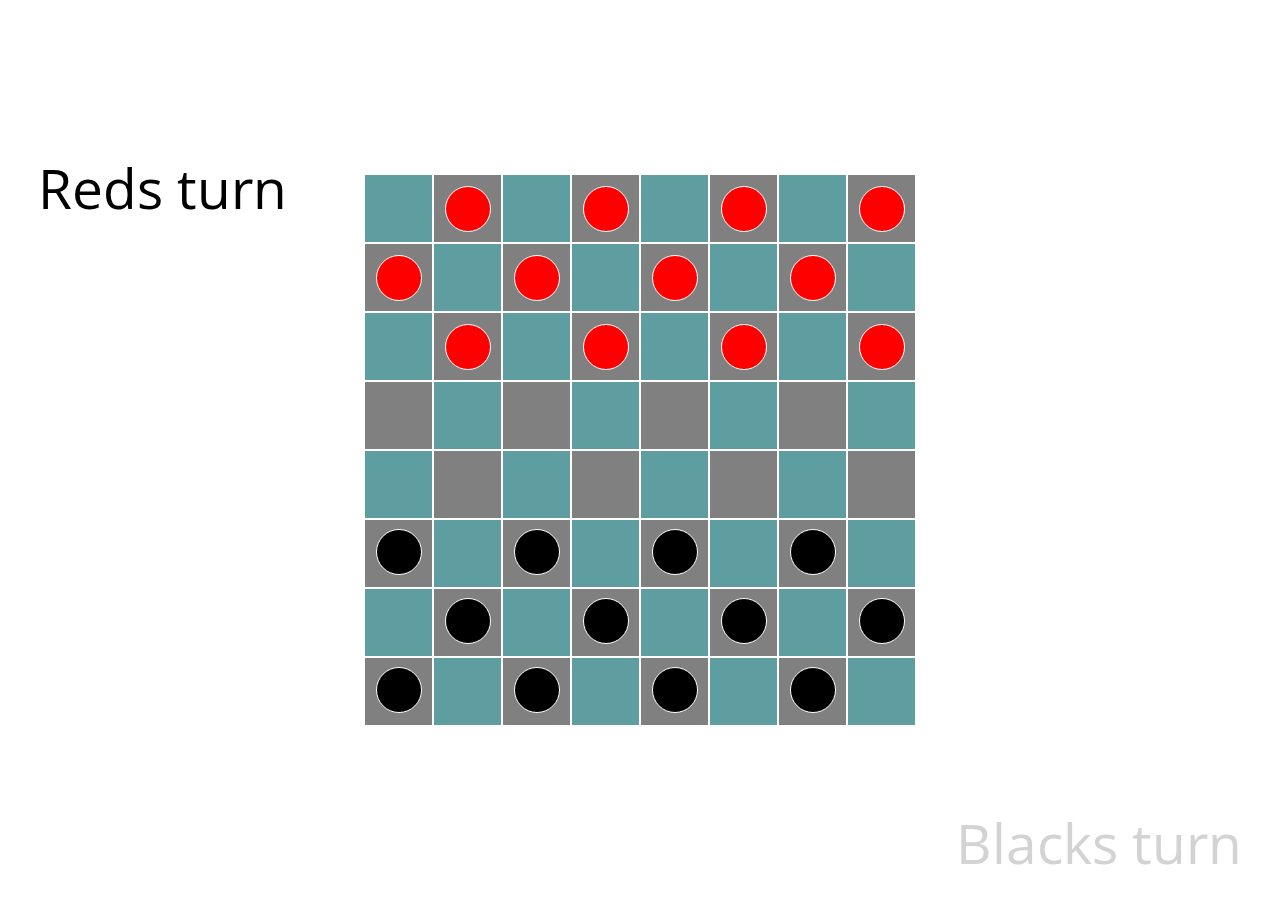
<file: index.html>
<!DOCTYPE html>
<html lang="en">
<head>
    <meta charset="UTF-8">
    <meta name="viewport" content="width=device-width, initial-scale=1.0">
    <meta http-equiv="X-UA-Compatible" content="ie=edge">
    <link href="https://fonts.googleapis.com/css?family=Montserrat" rel="stylesheet">
    <link href="https://fonts.googleapis.com/css?family=Open+Sans" rel="stylesheet">
    <link rel="stylesheet" type="text/css" href="src/style.css"/>
    <script defer src="src/script.js"></script>
    <title>Game</title>
</head>
<body>
<main>

    <div class="red-turn-text mobile">
        Reds turn
    </div>


    <!-- create table -->
    <table>

        <tr>
            <td class="noPieceHere"></td>
            <td><p class="redPiece" id="0"></p></td>
            <td class="noPieceHere"></td>
            <td><p class="redPiece" id="1"></p></td>
            <td class="noPieceHere"></td>
            <td><p class="redPiece" id="2"></p></td>
            <td class="noPieceHere"></td>
            <td><p class="redPiece" id="3"></p></td>
        </tr>

        <tr>
            <td><p class="redPiece" id="4"></p></td>
            <td class="noPieceHere"></td>
            <td><p class="redPiece" id="5"></p></td>
            <td class="noPieceHere"></td>
            <td><p class="redPiece" id="6"></p></td>
            <td class="noPieceHere"></td>
            <td><p class="redPiece" id="7"></p></td>
            <td class="noPieceHere"></td>
        </tr>

        <tr>
            <td class="noPieceHere"></td>
            <td><p class="redPiece" id="8"></p></td>
            <td class="noPieceHere"></td>
            <td><p class="redPiece" id="9"></p></td>
            <td class="noPieceHere"></td>
            <td><p class="redPiece" id="10"></p></td>
            <td class="noPieceHere"></td>
            <td><p class="redPiece" id="11"></p></td>
        </tr>

        <tr>
            <td></td>
            <td class="noPieceHere"></td>
            <td></td>
            <td class="noPieceHere"></td>
            <td></td>
            <td class="noPieceHere"></td>
            <td></td>
            <td class="noPieceHere"></td>
        </tr>

        <tr>
            <td class="noPieceHere"></td>
            <td></td>
            <td class="noPieceHere"></td>
            <td></td>
            <td class="noPieceHere"></td>
            <td></td>
            <td class="noPieceHere"></td>
            <td></td>
        </tr>

        <tr>
            <td><span class="blackPiece" id="12"></span></td>
            <td class="noPieceHere"></td>
            <td><span class="blackPiece" id="13"></span></td>
            <td class="noPieceHere"></td>
            <td><span class="blackPiece" id="14"></span></td>
            <td class="noPieceHere"></td>
            <td><span class="blackPiece" id="15"></span></td>
            <td class="noPieceHere"></td>
        </tr>

        <tr>
            <td class="noPieceHere"></td>
            <td><span class="blackPiece" id="16"></span></td>
            <td class="noPieceHere"></td>
            <td><span class="blackPiece" id="17"></span></td>
            <td class="noPieceHere"></td>
            <td><span class="blackPiece" id="18"></span></td>
            <td class="noPieceHere"></td>
            <td><span class="blackPiece" id="19"></span></td>
        </tr>

        <tr>
            <td><span class="blackPiece" id="20"></span></td>
            <td class="noPieceHere"></td>
            <td><span class="blackPiece" id="21"></span></td>
            <td class="noPieceHere"></td>
            <td><span class="blackPiece" id="22"></span></td>
            <td class="noPieceHere"></td>
            <td><span class="blackPiece" id="23"></span></td>
            <td class="noPieceHere"></td>
        </tr>

    </table>

    <div class="desktop">
        <div class="red-turn-text">
            Reds turn
        </div>
        <p id="divider"></p>
        <div class="black-turn-text">
            Blacks turn
        </div>
    </div>
    <div class="black-turn-text mobile">
        Blacks turn
    </div>

</main>
</body>
</html>
</file>
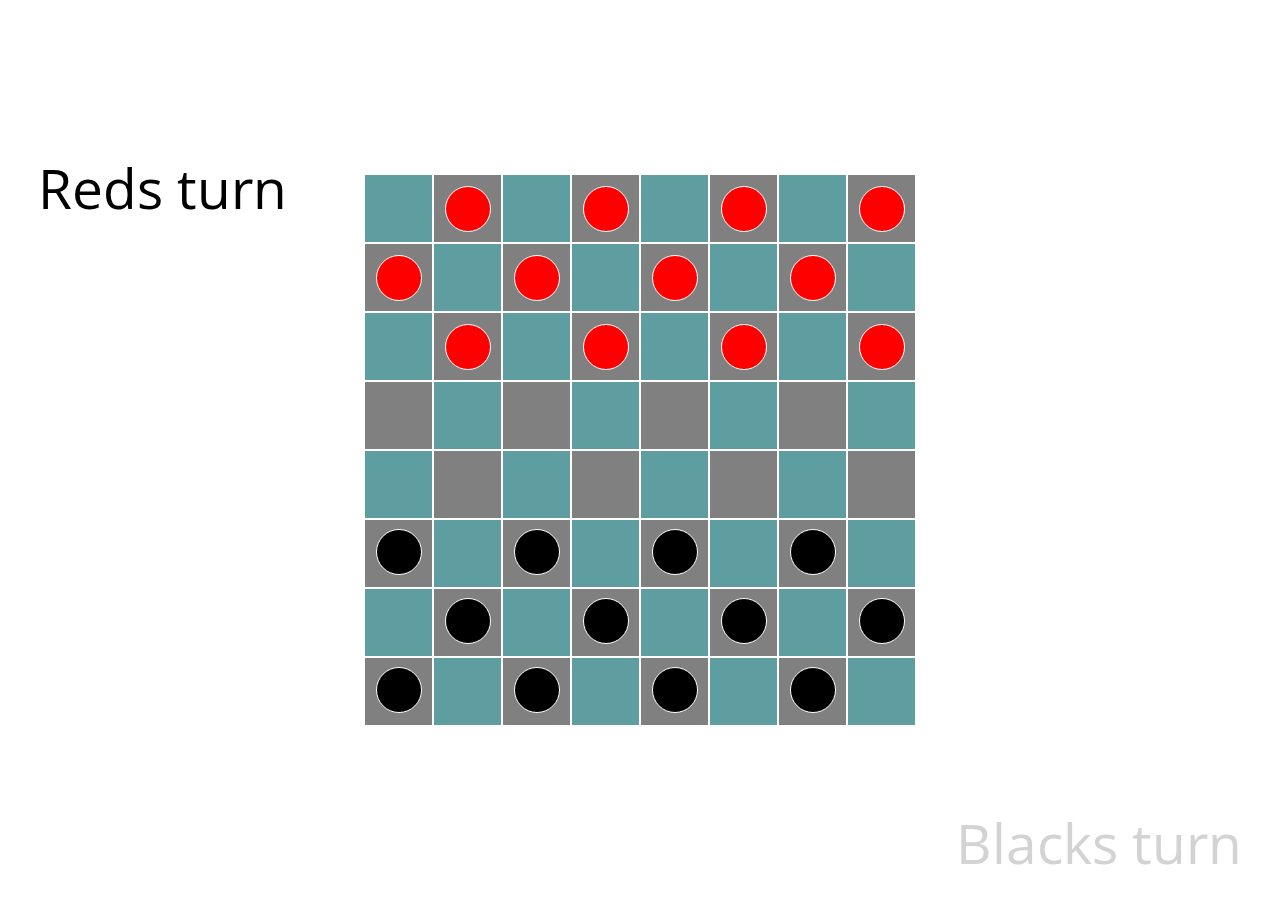
<file: src/index.html>
<!DOCTYPE html>
<html lang="en">
<head>
    <meta charset="UTF-8">
    <meta name="viewport" content="width=device-width, initial-scale=1.0">
    <meta http-equiv="X-UA-Compatible" content="ie=edge">
    <link href="https://fonts.googleapis.com/css?family=Montserrat" rel="stylesheet">
    <link href="https://fonts.googleapis.com/css?family=Open+Sans" rel="stylesheet">
    <link rel="stylesheet" type="text/css" href="style.css"/>
    <script defer src="script.js"></script>
    <title>Game</title>
</head>
<body>
<main>

    <div class="red-turn-text mobile">
        Reds turn
    </div>


    <!-- create table -->
    <table>

        <tr>
            <td class="noPieceHere"></td>
            <td><p class="redPiece" id="0"></p></td>
            <td class="noPieceHere"></td>
            <td><p class="redPiece" id="1"></p></td>
            <td class="noPieceHere"></td>
            <td><p class="redPiece" id="2"></p></td>
            <td class="noPieceHere"></td>
            <td><p class="redPiece" id="3"></p></td>
        </tr>

        <tr>
            <td><p class="redPiece" id="4"></p></td>
            <td class="noPieceHere"></td>
            <td><p class="redPiece" id="5"></p></td>
            <td class="noPieceHere"></td>
            <td><p class="redPiece" id="6"></p></td>
            <td class="noPieceHere"></td>
            <td><p class="redPiece" id="7"></p></td>
            <td class="noPieceHere"></td>
        </tr>

        <tr>
            <td class="noPieceHere"></td>
            <td><p class="redPiece" id="8"></p></td>
            <td class="noPieceHere"></td>
            <td><p class="redPiece" id="9"></p></td>
            <td class="noPieceHere"></td>
            <td><p class="redPiece" id="10"></p></td>
            <td class="noPieceHere"></td>
            <td><p class="redPiece" id="11"></p></td>
        </tr>

        <tr>
            <td></td>
            <td class="noPieceHere"></td>
            <td></td>
            <td class="noPieceHere"></td>
            <td></td>
            <td class="noPieceHere"></td>
            <td></td>
            <td class="noPieceHere"></td>
        </tr>

        <tr>
            <td class="noPieceHere"></td>
            <td></td>
            <td class="noPieceHere"></td>
            <td></td>
            <td class="noPieceHere"></td>
            <td></td>
            <td class="noPieceHere"></td>
            <td></td>
        </tr>

        <tr>
            <td><span class="blackPiece" id="12"></span></td>
            <td class="noPieceHere"></td>
            <td><span class="blackPiece" id="13"></span></td>
            <td class="noPieceHere"></td>
            <td><span class="blackPiece" id="14"></span></td>
            <td class="noPieceHere"></td>
            <td><span class="blackPiece" id="15"></span></td>
            <td class="noPieceHere"></td>
        </tr>

        <tr>
            <td class="noPieceHere"></td>
            <td><span class="blackPiece" id="16"></span></td>
            <td class="noPieceHere"></td>
            <td><span class="blackPiece" id="17"></span></td>
            <td class="noPieceHere"></td>
            <td><span class="blackPiece" id="18"></span></td>
            <td class="noPieceHere"></td>
            <td><span class="blackPiece" id="19"></span></td>
        </tr>

        <tr>
            <td><span class="blackPiece" id="20"></span></td>
            <td class="noPieceHere"></td>
            <td><span class="blackPiece" id="21"></span></td>
            <td class="noPieceHere"></td>
            <td><span class="blackPiece" id="22"></span></td>
            <td class="noPieceHere"></td>
            <td><span class="blackPiece" id="23"></span></td>
            <td class="noPieceHere"></td>
        </tr>

    </table>

    <div class="desktop">
        <div class="red-turn-text">
            Reds turn
        </div>
        <p id="divider"></p>
        <div class="black-turn-text">
            Blacks turn
        </div>
    </div>
    <div class="black-turn-text mobile">
        Blacks turn
    </div>

</main>
</body>
</html>
</file>
<file: src/style.css>
* {
    margin: auto;
}

main {
    display: flex;
    flex-direction: column;
    justify-content: space-between;
    align-items: center;
    height: 100vh;
}

div {
    display: flex;
    justify-content: space-between;
}

.mobile {
    display: none;
}

td {
    text-align: center;
    background-color: gray;
    width: 65px;
    height: 65px;
}

.noPieceHere {
    background-color: cadetblue;
}

.redPiece {
    width:20px;
    height:20px;
    padding: 12px;
    background-color: red;
    border: 1px solid white;
    border-radius: 50px;
}
.red-turn-text {
    text-align: center;
    color: black;
    font-family: "open sans", serif;
    font-size: 55px;
    margin-right: 600px;
    margin-top: -750px;
}
.blackPiece {
    width: 20px;
    height: 20px;
    padding: 12px;
    background-color: black;
    border: 1px solid white;
    border-radius: 50px;
}

.black-turn-text {
    text-align: center;
    font-family: "open sans", serif;
    font-size: 55px;
    color: lightgray;
    margin-top: -95px;
}


span {
    display: inline-block;
}

/*p {*/
/*    display: inline-block;*/
/*}*/

.desktop {
    margin: 0;
    width: 100%;
}

#divider {
    font-size: 90px;
    margin-left: 15px;
    margin-right: 15px;
}

.king.redPiece {
    background-color: orange;
}

.king.blackPiece {
    background-color: purple;
}
</file>
